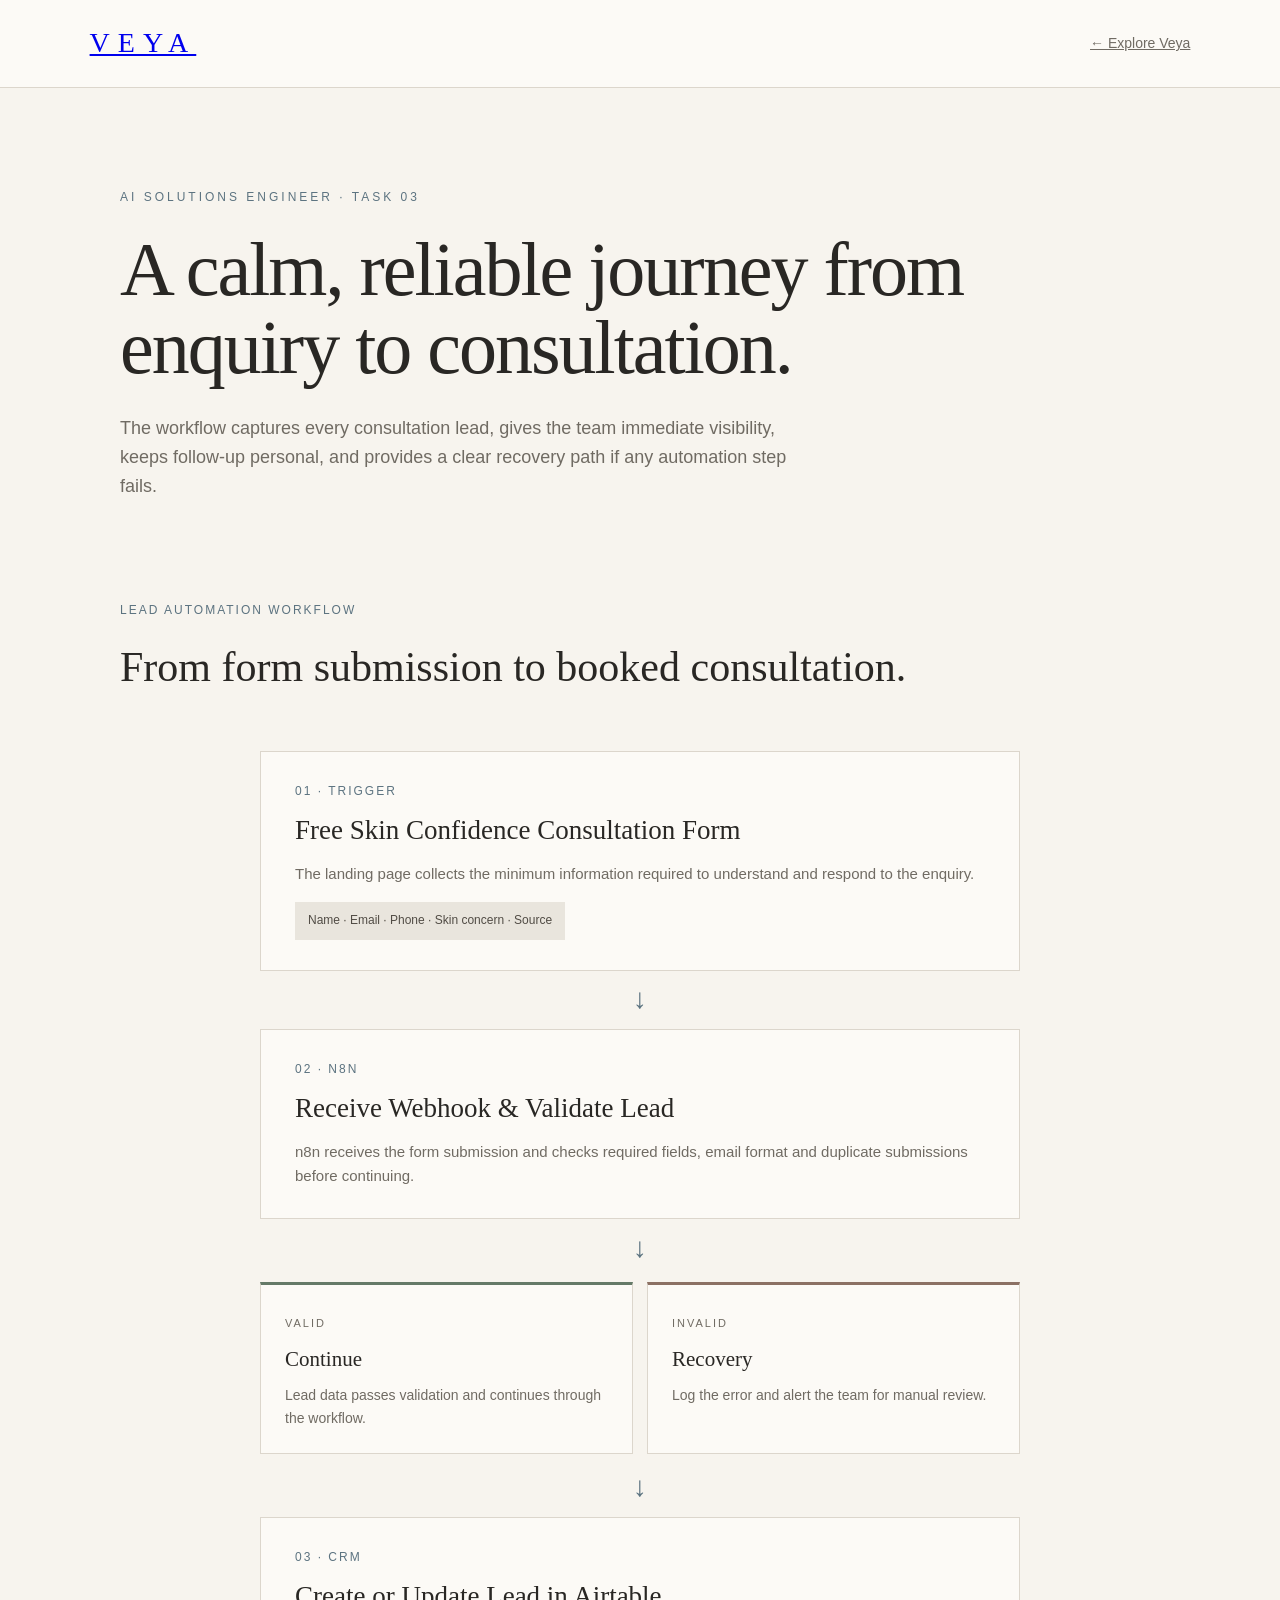
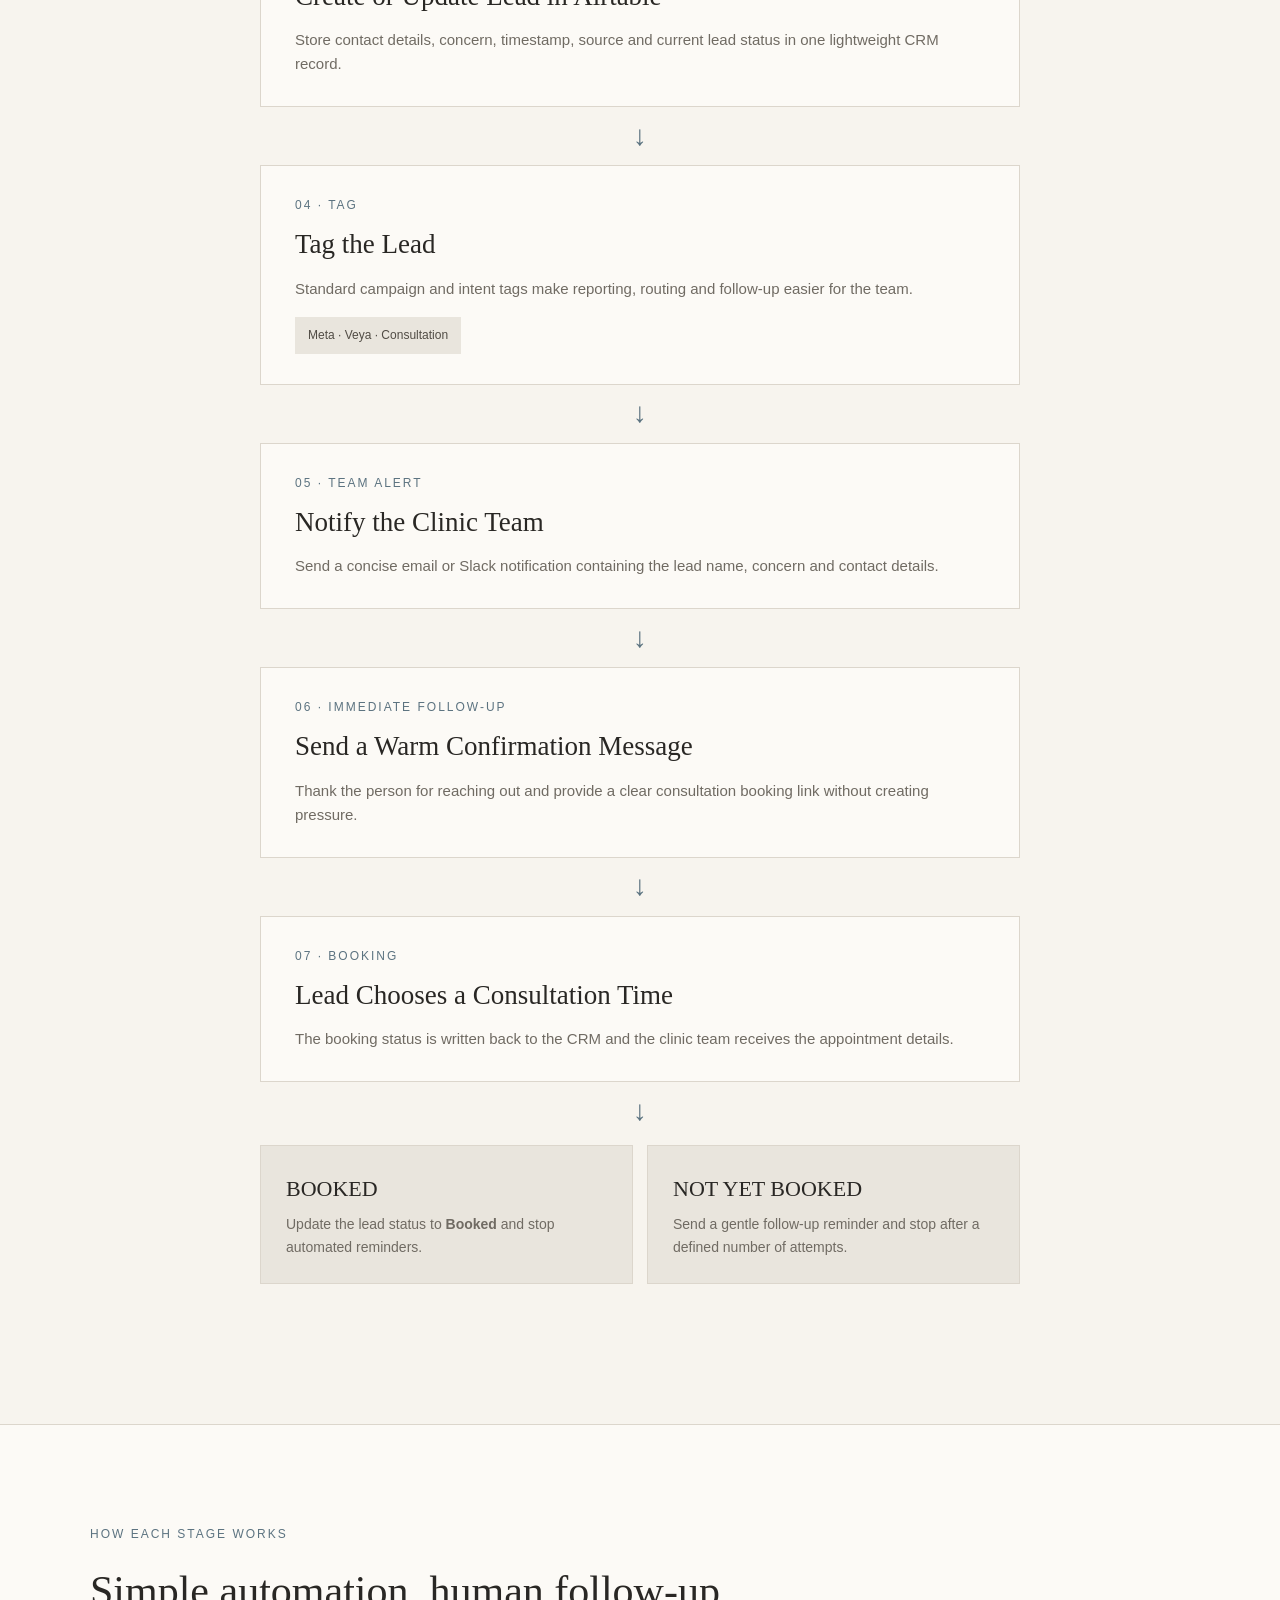
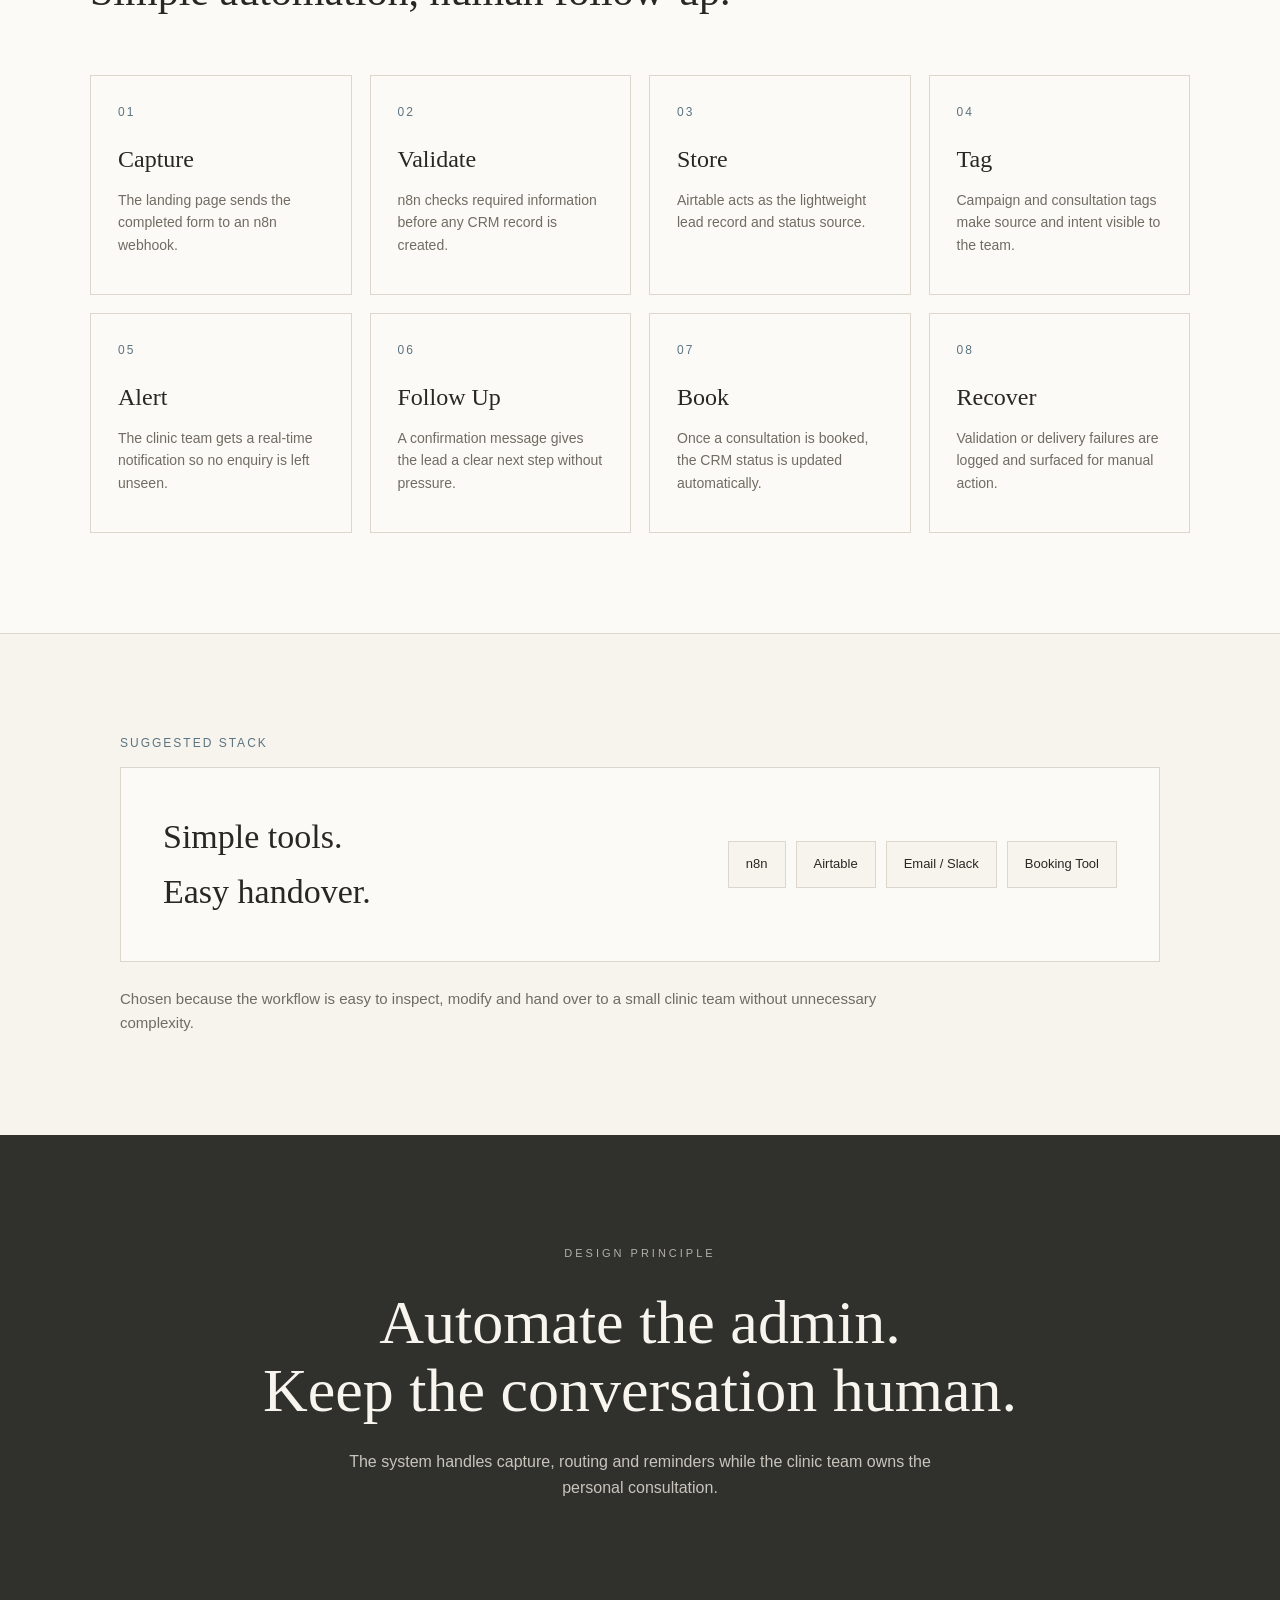
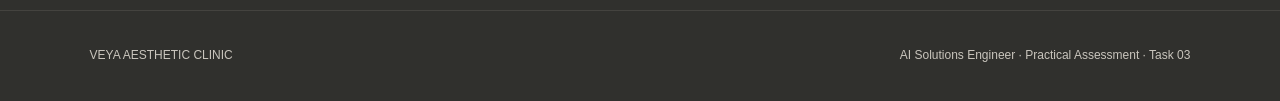
<file: automation.html>
<!DOCTYPE html>
<html lang="en">

<head>
    <meta charset="UTF-8">
    <meta name="viewport" content="width=device-width, initial-scale=1.0">

    <title>Veya | Lead Follow-up Automation</title>

    <style>

        * {
            margin: 0;
            padding: 0;
            box-sizing: border-box;
        }

        :root {
            --cream: #f7f4ee;
            --paper: #fcfaf6;
            --ink: #292724;
            --muted: #706b63;
            --line: #dcd6cc;
            --accent: #5c7380;
            --soft: #e9e5dd;
            --white: #ffffff;
            --green: #657a68;
            --brown: #8c7164;
        }

        body {
            font-family: Arial, Helvetica, sans-serif;
            background: var(--cream);
            color: var(--ink);
            line-height: 1.6;
        }

        /* =========================
           HEADER
        ========================= */

        header {
            height: 88px;
            padding: 0 7%;

            display: flex;
            align-items: center;
            justify-content: space-between;

            border-bottom: 1px solid var(--line);

            background: var(--paper);
        }

        .logo {
            font-family: Georgia, "Times New Roman", serif;
            font-size: 28px;
            letter-spacing: 8px;
        }

        .back-link {
            font-size: 14px;
            color: var(--muted);
            transition: 0.2s;
        }

        .back-link:hover {
            color: var(--ink);
        }


        /* =========================
           HERO
        ========================= */

        .hero {
            max-width: 1100px;
            margin: auto;

            padding: 100px 30px 70px;
        }

        .eyebrow {
            font-size: 12px;
            letter-spacing: 3px;

            color: var(--accent);

            text-transform: uppercase;

            margin-bottom: 24px;
        }

        h1 {
            max-width: 850px;

            font-family: Georgia, "Times New Roman", serif;

            font-size: clamp(44px, 6vw, 76px);

            font-weight: 400;

            line-height: 1.02;

            letter-spacing: -2px;

            margin-bottom: 28px;
        }

        .hero-text {
            max-width: 700px;

            font-size: 18px;

            color: var(--muted);
        }


        /* =========================
           WORKFLOW SECTION
        ========================= */

        .workflow-section {
            max-width: 1100px;
            margin: auto;

            padding: 30px;
        }

        .section-label {
            font-size: 12px;

            letter-spacing: 2px;

            text-transform: uppercase;

            color: var(--accent);

            margin-bottom: 14px;
        }

        .section-title {
            font-family: Georgia, "Times New Roman", serif;

            font-size: 42px;

            font-weight: 400;

            margin-bottom: 50px;
        }

        .workflow {
            display: flex;
            flex-direction: column;
            align-items: center;
        }


        /* =========================
           WORKFLOW STEP
        ========================= */

        .step {
            width: min(760px, 100%);

            background: var(--paper);

            border: 1px solid var(--line);

            padding: 30px 34px;

            position: relative;

            transition: 0.25s;
        }

        .step:hover {
            border-color: #bdb5a9;

            transform: translateY(-2px);
        }

        .step-number {
            font-size: 12px;

            letter-spacing: 2px;

            color: var(--accent);

            margin-bottom: 8px;
        }

        .step h3 {
            font-family: Georgia, "Times New Roman", serif;

            font-size: 27px;

            font-weight: 400;

            margin-bottom: 10px;
        }

        .step p {
            color: var(--muted);

            font-size: 15px;
        }

        .data {
            display: inline-block;

            margin-top: 16px;

            padding: 9px 13px;

            background: var(--soft);

            font-size: 12px;

            color: #514c45;
        }


        /* =========================
           ARROWS
        ========================= */

        .arrow {
            font-size: 28px;

            color: var(--accent);

            height: 58px;

            display: flex;

            align-items: center;

            justify-content: center;
        }


        /* =========================
           VALIDATION DECISION
        ========================= */

        .decision {
            width: min(760px, 100%);

            margin: 5px 0;

            display: grid;

            grid-template-columns: 1fr 1fr;

            gap: 14px;
        }

        .decision-card {
            padding: 24px;

            border: 1px solid var(--line);

            background: var(--paper);
        }

        .decision-card.valid {
            border-top: 3px solid var(--green);
        }

        .decision-card.recovery {
            border-top: 3px solid var(--brown);
        }

        .decision-card span {
            font-size: 11px;

            letter-spacing: 2px;

            text-transform: uppercase;

            color: var(--muted);
        }

        .decision-card h4 {
            font-family: Georgia, "Times New Roman", serif;

            font-size: 21px;

            font-weight: 400;

            margin: 8px 0;
        }

        .decision-card p {
            font-size: 14px;

            color: var(--muted);
        }


        /* =========================
           BOOKING OUTCOMES
        ========================= */

        .outcomes {
            width: min(760px, 100%);

            display: grid;

            grid-template-columns: 1fr 1fr;

            gap: 14px;

            margin-top: 5px;
        }

        .outcome {
            background: var(--soft);

            padding: 25px;

            border: 1px solid var(--line);
        }

        .outcome h4 {
            font-family: Georgia, "Times New Roman", serif;

            font-size: 22px;

            font-weight: 400;

            margin-bottom: 7px;
        }

        .outcome p {
            color: var(--muted);

            font-size: 14px;
        }


        /* =========================
           EXPLANATION SECTION
        ========================= */

        .explanation-section {
            background: var(--paper);

            border-top: 1px solid var(--line);

            border-bottom: 1px solid var(--line);

            margin-top: 110px;

            padding: 100px 30px;
        }

        .explanation-inner {
            max-width: 1100px;

            margin: auto;
        }

        .explanation-grid {
            display: grid;

            grid-template-columns: repeat(4, 1fr);

            gap: 18px;
        }

        .explanation-card {
            border: 1px solid var(--line);

            padding: 27px;

            min-height: 220px;

            background: var(--paper);

            transition: 0.2s;
        }

        .explanation-card:hover {
            transform: translateY(-3px);

            border-color: #bdb5a9;
        }

        .explanation-card .num {
            font-size: 12px;

            color: var(--accent);

            letter-spacing: 2px;
        }

        .explanation-card h3 {
            font-family: Georgia, "Times New Roman", serif;

            font-weight: 400;

            font-size: 24px;

            margin: 18px 0 10px;
        }

        .explanation-card p {
            font-size: 14px;

            color: var(--muted);
        }


        /* =========================
           STACK SECTION
        ========================= */

        .stack-section {
            max-width: 1100px;

            margin: auto;

            padding: 100px 30px;
        }

        .stack-box {
            border: 1px solid var(--line);

            background: var(--paper);

            padding: 42px;

            display: flex;

            justify-content: space-between;

            align-items: center;

            gap: 40px;
        }

        .stack-title {
            font-family: Georgia, "Times New Roman", serif;

            font-size: 34px;

            font-weight: 400;
        }

        .stack-list {
            display: flex;

            flex-wrap: wrap;

            gap: 10px;

            justify-content: flex-end;
        }

        .stack-item {
            padding: 12px 17px;

            border: 1px solid var(--line);

            background: var(--cream);

            font-size: 13px;
        }

        .stack-description {
            max-width: 760px;

            margin-top: 25px;

            color: var(--muted);

            font-size: 15px;
        }


        /* =========================
           DESIGN PRINCIPLE
        ========================= */

        .principle {
            background: #30302d;

            color: #f8f5ef;

            padding: 110px 30px;

            text-align: center;
        }

        .principle-inner {
            max-width: 850px;

            margin: auto;
        }

        .principle-label {
            font-size: 11px;

            letter-spacing: 3px;

            text-transform: uppercase;

            opacity: 0.65;

            margin-bottom: 25px;
        }

        .principle h2 {
            font-family: Georgia, "Times New Roman", serif;

            font-size: clamp(38px, 5vw, 62px);

            font-weight: 400;

            line-height: 1.1;

            margin-bottom: 25px;
        }

        .principle p {
            max-width: 600px;

            margin: auto;

            color: #c9c5bd;

            font-size: 16px;
        }


        /* =========================
           FOOTER
        ========================= */

        footer {
            padding: 35px 7%;

            display: flex;

            justify-content: space-between;

            border-top: 1px solid #44433f;

            background: #30302d;

            color: #c9c5bd;

            font-size: 12px;
        }


        /* =========================
           RESPONSIVE
        ========================= */

        @media (max-width: 800px) {

            header {
                height: 75px;

                padding: 0 25px;
            }

            .logo {
                font-size: 23px;

                letter-spacing: 6px;
            }

            .hero {
                padding: 70px 25px 55px;
            }

            h1 {
                font-size: 48px;

                letter-spacing: -1px;
            }

            .hero-text {
                font-size: 16px;
            }

            .workflow-section {
                padding: 25px;
            }

            .section-title {
                font-size: 35px;
            }

            .step {
                padding: 25px;
            }

            .decision,
            .outcomes {
                grid-template-columns: 1fr;
            }

            .explanation-section {
                padding: 75px 25px;
            }

            .explanation-grid {
                grid-template-columns: 1fr 1fr;
            }

            .stack-section {
                padding: 75px 25px;
            }

            .stack-box {
                flex-direction: column;

                align-items: flex-start;
            }

            .stack-list {
                justify-content: flex-start;
            }

            footer {
                flex-direction: column;

                gap: 10px;
            }
        }


        @media (max-width: 500px) {

            .explanation-grid {
                grid-template-columns: 1fr;
            }

            h1 {
                font-size: 42px;
            }

            .step h3 {
                font-size: 24px;
            }

            .stack-title {
                font-size: 28px;
            }
        }

    </style>

</head>


<body>


<!-- =========================
     HEADER
========================= -->

<header>

    <a href="index.html" class="logo">
        VEYA
    </a>

    <a href="index.html" class="back-link">
        ← Explore Veya
    </a>

</header>



<!-- =========================
     HERO
========================= -->

<section class="hero">

    <div class="eyebrow">
        AI Solutions Engineer · Task 03
    </div>

    <h1>
        A calm, reliable journey from enquiry to consultation.
    </h1>

    <p class="hero-text">
        The workflow captures every consultation lead, gives the team
        immediate visibility, keeps follow-up personal, and provides
        a clear recovery path if any automation step fails.
    </p>

</section>



<!-- =========================
     WORKFLOW
========================= -->

<section class="workflow-section">

    <div class="section-label">
        Lead automation workflow
    </div>

    <h2 class="section-title">
        From form submission to booked consultation.
    </h2>


    <div class="workflow">


        <!-- 01 -->

        <div class="step">

            <div class="step-number">
                01 · TRIGGER
            </div>

            <h3>
                Free Skin Confidence Consultation Form
            </h3>

            <p>
                The landing page collects the minimum information
                required to understand and respond to the enquiry.
            </p>

            <div class="data">
                Name · Email · Phone · Skin concern · Source
            </div>

        </div>


        <div class="arrow">
            ↓
        </div>


        <!-- 02 -->

        <div class="step">

            <div class="step-number">
                02 · N8N
            </div>

            <h3>
                Receive Webhook &amp; Validate Lead
            </h3>

            <p>
                n8n receives the form submission and checks required
                fields, email format and duplicate submissions before
                continuing.
            </p>

        </div>


        <div class="arrow">
            ↓
        </div>


        <!-- VALIDATION -->

        <div class="decision">

            <div class="decision-card valid">

                <span>
                    Valid
                </span>

                <h4>
                    Continue
                </h4>

                <p>
                    Lead data passes validation and continues
                    through the workflow.
                </p>

            </div>


            <div class="decision-card recovery">

                <span>
                    Invalid
                </span>

                <h4>
                    Recovery
                </h4>

                <p>
                    Log the error and alert the team for
                    manual review.
                </p>

            </div>

        </div>


        <div class="arrow">
            ↓
        </div>


        <!-- 03 -->

        <div class="step">

            <div class="step-number">
                03 · CRM
            </div>

            <h3>
                Create or Update Lead in Airtable
            </h3>

            <p>
                Store contact details, concern, timestamp, source
                and current lead status in one lightweight CRM record.
            </p>

        </div>


        <div class="arrow">
            ↓
        </div>


        <!-- 04 -->

        <div class="step">

            <div class="step-number">
                04 · TAG
            </div>

            <h3>
                Tag the Lead
            </h3>

            <p>
                Standard campaign and intent tags make reporting,
                routing and follow-up easier for the team.
            </p>

            <div class="data">
                Meta · Veya · Consultation
            </div>

        </div>


        <div class="arrow">
            ↓
        </div>


        <!-- 05 -->

        <div class="step">

            <div class="step-number">
                05 · TEAM ALERT
            </div>

            <h3>
                Notify the Clinic Team
            </h3>

            <p>
                Send a concise email or Slack notification containing
                the lead name, concern and contact details.
            </p>

        </div>


        <div class="arrow">
            ↓
        </div>


        <!-- 06 -->

        <div class="step">

            <div class="step-number">
                06 · IMMEDIATE FOLLOW-UP
            </div>

            <h3>
                Send a Warm Confirmation Message
            </h3>

            <p>
                Thank the person for reaching out and provide a clear
                consultation booking link without creating pressure.
            </p>

        </div>


        <div class="arrow">
            ↓
        </div>


        <!-- 07 -->

        <div class="step">

            <div class="step-number">
                07 · BOOKING
            </div>

            <h3>
                Lead Chooses a Consultation Time
            </h3>

            <p>
                The booking status is written back to the CRM and
                the clinic team receives the appointment details.
            </p>

        </div>


        <div class="arrow">
            ↓
        </div>


        <!-- OUTCOMES -->

        <div class="outcomes">

            <div class="outcome">

                <h4>
                    BOOKED
                </h4>

                <p>
                    Update the lead status to
                    <strong>Booked</strong> and stop automated reminders.
                </p>

            </div>


            <div class="outcome">

                <h4>
                    NOT YET BOOKED
                </h4>

                <p>
                    Send a gentle follow-up reminder and stop after
                    a defined number of attempts.
                </p>

            </div>

        </div>

    </div>

</section>



<!-- =========================
     HOW EACH STAGE WORKS
========================= -->

<section class="explanation-section">

    <div class="explanation-inner">

        <div class="section-label">
            How each stage works
        </div>

        <h2 class="section-title">
            Simple automation, human follow-up.
        </h2>


        <div class="explanation-grid">


            <!-- 01 -->

            <div class="explanation-card">

                <div class="num">
                    01
                </div>

                <h3>
                    Capture
                </h3>

                <p>
                    The landing page sends the completed form
                    to an n8n webhook.
                </p>

            </div>


            <!-- 02 -->

            <div class="explanation-card">

                <div class="num">
                    02
                </div>

                <h3>
                    Validate
                </h3>

                <p>
                    n8n checks required information before
                    any CRM record is created.
                </p>

            </div>


            <!-- 03 -->

            <div class="explanation-card">

                <div class="num">
                    03
                </div>

                <h3>
                    Store
                </h3>

                <p>
                    Airtable acts as the lightweight lead record
                    and status source.
                </p>

            </div>


            <!-- 04 -->

            <div class="explanation-card">

                <div class="num">
                    04
                </div>

                <h3>
                    Tag
                </h3>

                <p>
                    Campaign and consultation tags make source
                    and intent visible to the team.
                </p>

            </div>


            <!-- 05 -->

            <div class="explanation-card">

                <div class="num">
                    05
                </div>

                <h3>
                    Alert
                </h3>

                <p>
                    The clinic team gets a real-time notification
                    so no enquiry is left unseen.
                </p>

            </div>


            <!-- 06 -->

            <div class="explanation-card">

                <div class="num">
                    06
                </div>

                <h3>
                    Follow Up
                </h3>

                <p>
                    A confirmation message gives the lead
                    a clear next step without pressure.
                </p>

            </div>


            <!-- 07 -->

            <div class="explanation-card">

                <div class="num">
                    07
                </div>

                <h3>
                    Book
                </h3>

                <p>
                    Once a consultation is booked, the CRM
                    status is updated automatically.
                </p>

            </div>


            <!-- 08 -->

            <div class="explanation-card">

                <div class="num">
                    08
                </div>

                <h3>
                    Recover
                </h3>

                <p>
                    Validation or delivery failures are logged
                    and surfaced for manual action.
                </p>

            </div>


        </div>

    </div>

</section>



<!-- =========================
     SUGGESTED STACK
========================= -->

<section class="stack-section">

    <div class="section-label">
        Suggested stack
    </div>


    <div class="stack-box">

        <div class="stack-title">
            Simple tools.<br>
            Easy handover.
        </div>


        <div class="stack-list">

            <div class="stack-item">
                n8n
            </div>

            <div class="stack-item">
                Airtable
            </div>

            <div class="stack-item">
                Email / Slack
            </div>

            <div class="stack-item">
                Booking Tool
            </div>

        </div>

    </div>


    <p class="stack-description">
        Chosen because the workflow is easy to inspect, modify and
        hand over to a small clinic team without unnecessary complexity.
    </p>

</section>



<!-- =========================
     DESIGN PRINCIPLE
========================= -->

<section class="principle">

    <div class="principle-inner">

        <div class="principle-label">
            Design principle
        </div>

        <h2>
            Automate the admin.<br>
            Keep the conversation human.
        </h2>

        <p>
            The system handles capture, routing and reminders while
            the clinic team owns the personal consultation.
        </p>

    </div>

</section>



<!-- =========================
     FOOTER
========================= -->

<footer>

    <div>
        VEYA AESTHETIC CLINIC
    </div>

    <div>
        AI Solutions Engineer · Practical Assessment · Task 03
    </div>

</footer>


</body>

</html>
</file>
